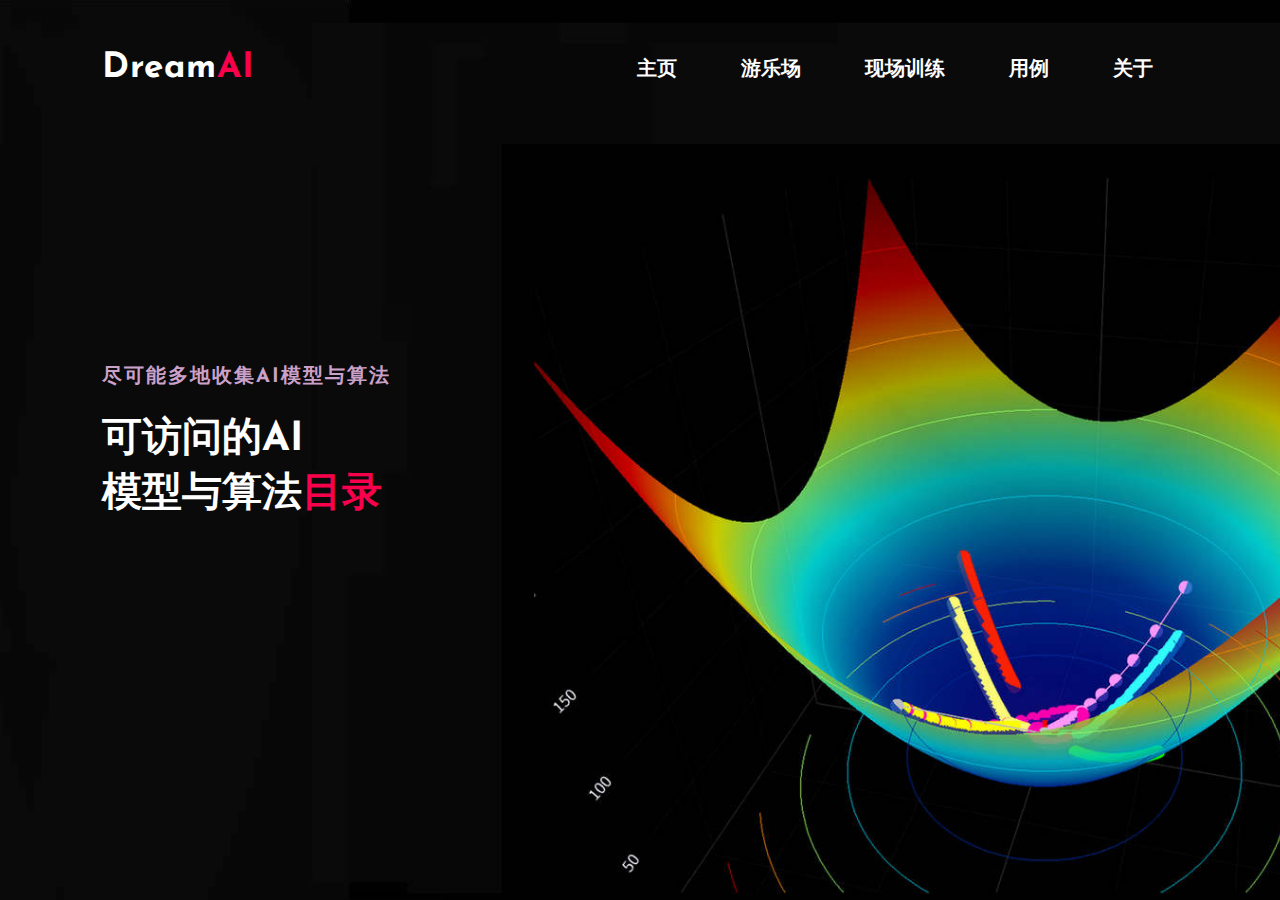
<file: index.html>
<!DOCTYPE html>
<html>
<head>
	<title>DreamAI</title>
	<link rel="stylesheet" type="text/css" href="css/style.css">

	<link rel="preconnect" href="https://fonts.gstatic.com">
  <link href="https://fonts.googleapis.com/css2?family=Josefin+Sans:ital,wght@0,100;0,200;0,300;0,400;0,500;0,600;0,700;1,100;1,200;1,300;1,400;1,500;1,600;1,700&display=swap" rel="stylesheet">

  <link rel="stylesheet" href="https://cdnjs.cloudflare.com/ajax/libs/font-awesome/5.15.3/css/all.min.css" integrity="sha512-iBBXm8fW90+nuLcSKlbmrPcLa0OT92xO1BIsZ+ywDWZCvqsWgccV3gFoRBv0z+8dLJgyAHIhR35VZc2oM/gI1w==" crossorigin="anonymous" referrerpolicy="no-referrer" />
  

</head>
<body>
	<!----hero Section start---->
	<div class="hero">
		<nav class="nav-bar">
			<h2 class="logo">Dream<span>AI</span></h2>
				<div class="menu-bar">
					<ul>
						<li class="active"><a href="index.html"><i class="fa fa-home"></i>主页</a></li>
						<li><a href="#"><i class="fa fa-child"></i>游乐场</a>
							<div class="sub-menu-1">
								<ul>
									<li><a href="ml.html">机器学习</a></li>
									<li><a href="fe.html">特征工程</a></li>
									<li><a href="bayes_ml.html">贝叶斯学习</a></li>
									<li><a href="spstat.html">空间分析</a></li>
									<li><a href="ts.html">时间序列分析</a></li>
									<li><a href="causal_ml.html">因果分析</a></li>
								</ul>
							</div>
						</li>
						<li><a href="live_training.html"><i class="fa fa-spinner"></i>现场训练</a></li>
						<li><a href="use_cases.html"><i class="fa fa-user"></i>用例</a></li>
						<li><a href="about.html"><i class="fa fa-address-card"></i>关于</a></li>
					</ul>
				</div>
		</nav>
		
		<div class="content">
			<h4>尽可能多地收集AI模型与算法</h4>
			<h1>可访问的AI<br>模型与算法<span>目录</span></h1>
			<!--<h3></h3>-->
			<!--<div class="newslatter">
				<form>
					<input type="email" name="email" id="mail" placeholder="Enter Your Email">
					<input type="submit" name="submit" value="Lets Start">
				</form>
			</div>-->
		</div>
	</div>

	<!------footer start--------->
	<!-- <footer>
		<p class="end"><span>Copyright By YeJian</span></p>
	</footer> -->
</body>
</html>
</file>
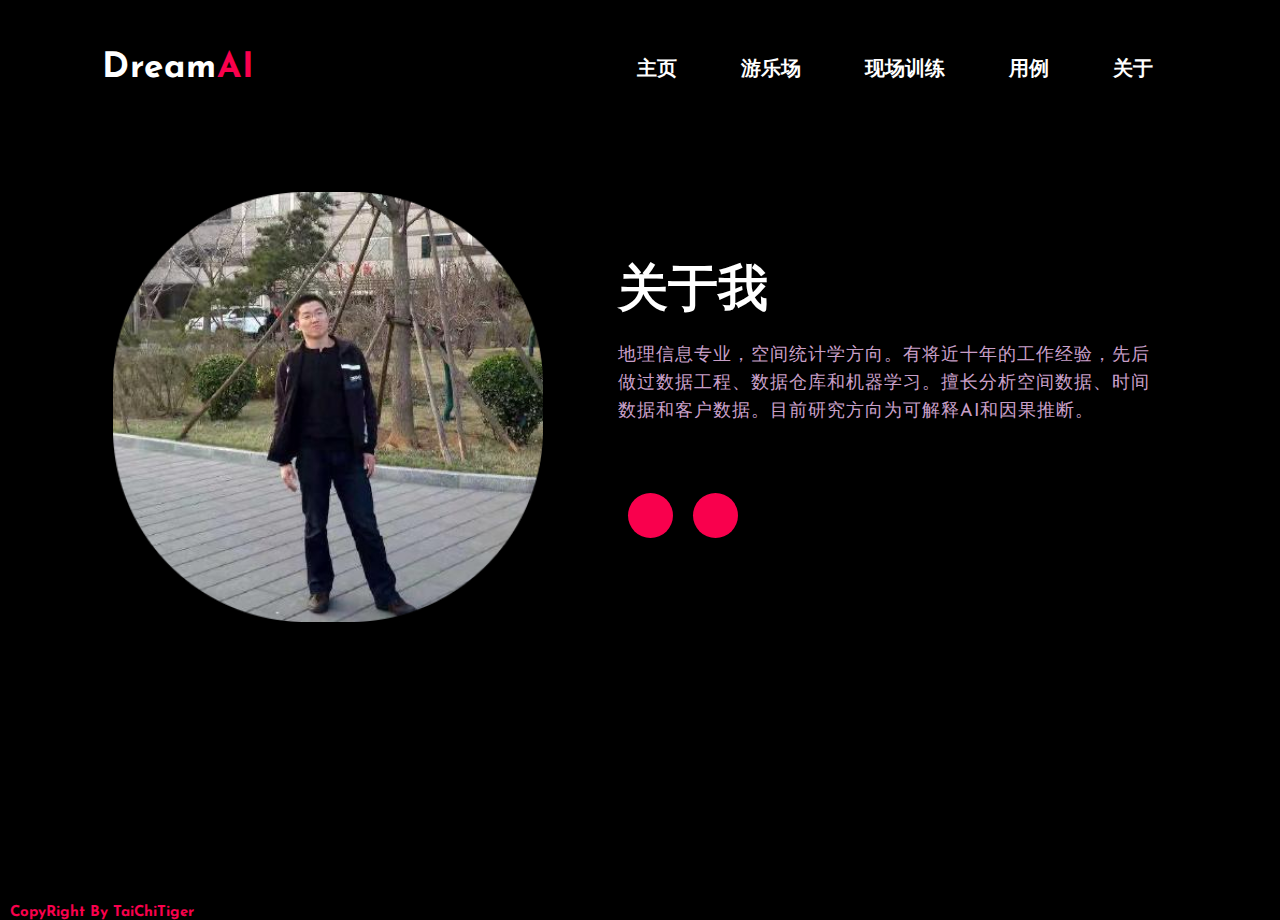
<file: about.html>
<!DOCTYPE html>
<html>
<head>
	<title>DreamAI</title>
	<link rel="stylesheet" type="text/css" href="css/style.css">

	<link rel="preconnect" href="https://fonts.gstatic.com">
  <link href="https://fonts.googleapis.com/css2?family=Josefin+Sans:ital,wght@0,100;0,200;0,300;0,400;0,500;0,600;0,700;1,100;1,200;1,300;1,400;1,500;1,600;1,700&display=swap" rel="stylesheet">

  <link rel="stylesheet" href="https://cdnjs.cloudflare.com/ajax/libs/font-awesome/5.15.3/css/all.min.css" integrity="sha512-iBBXm8fW90+nuLcSKlbmrPcLa0OT92xO1BIsZ+ywDWZCvqsWgccV3gFoRBv0z+8dLJgyAHIhR35VZc2oM/gI1w==" crossorigin="anonymous" referrerpolicy="no-referrer" />

</head>
<body>
	<!----hero Section start---->
	<div class="mlhero">
		<nav class="nav-bar">
			<h2 class="logo">Dream<span>AI</span></h2>
				<div class="menu-bar">
					<ul>
						<li class="active"><a href="index.html"><i class="fa fa-home"></i>主页</a></li>
						<li><a href="#"><i class="fa fa-child"></i>游乐场</a>
							<div class="sub-menu-1">
								<ul>
									<li><a href="ml.html">机器学习</a></li>
									<li><a href="fe.html">特征工程</a></li>
									<li><a href="bayes_ml.html">贝叶斯学习</a></li>
									<li><a href="spstat.html">空间分析</a></li>
									<li><a href="ts.html">时间序列分析</a></li>
									<li><a href="causal_ml.html">因果分析</a></li>
								</ul>
							</div>
						</li>
						<li><a href="live_training.html"><i class="fa fa-spinner"></i>现场训练</a></li>
						<li><a href="use_cases.html"><i class="fa fa-user"></i>用例</a></li>
						<li><a href="about.html"><i class="fa fa-address-card"></i>关于</a></li>
					</ul>
				</div>
		</nav>

		<!----About section start---->
	<section class="about">
		<div class="main">
			<img src="./img/about_me.jpg">
			<div class="about-text">
				<h2>关于我</h2>
				
				<p>地理信息专业，空间统计学方向。有将近十年的工作经验，先后做过数据工程、数据仓库和机器学习。擅长分析空间数据、时间数据和客户数据。目前研究方向为可解释AI和因果推断。</p>
				<div class="social">	
				<a href="#"><i class="fab fa-weixin"></i></a>
				<a href="https://github.com/TaiChiTiger" target="_blank"><i class="fab fa-github"></i></a>
			</div>
			</div>
			
				
			
		</div>
	</section>
	</div>
	<!------footer start--------->
	<footer>
		<p class="end"><span>CopyRight By TaiChiTiger</span></p>
	</footer>
</body>
</html>
</file>
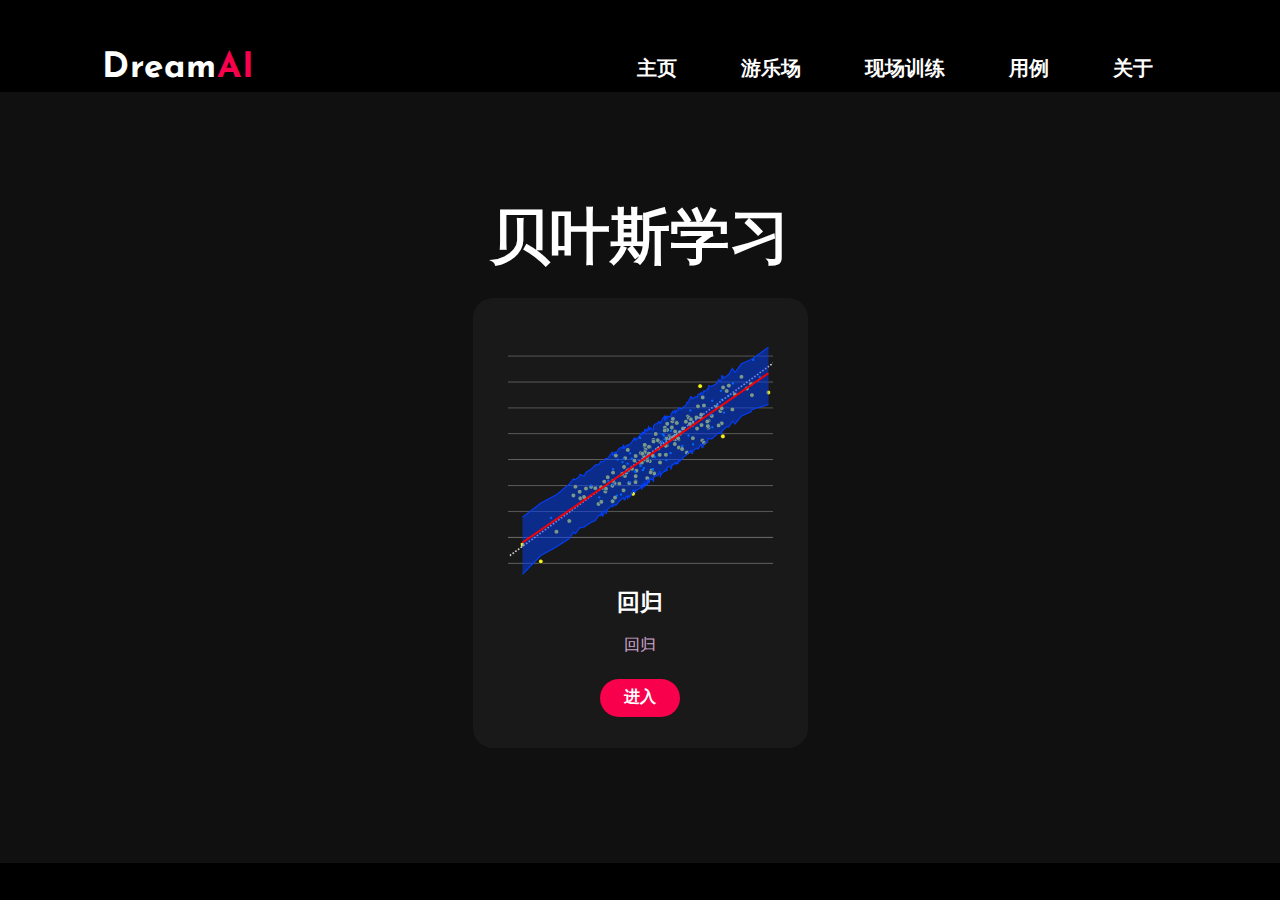
<file: bayes_ml.html>
<!DOCTYPE html>
<html>
<head>
	<title>DreamAI</title>
	<link rel="stylesheet" type="text/css" href="css/style.css">

	<link rel="preconnect" href="https://fonts.gstatic.com">
  <link href="https://fonts.googleapis.com/css2?family=Josefin+Sans:ital,wght@0,100;0,200;0,300;0,400;0,500;0,600;0,700;1,100;1,200;1,300;1,400;1,500;1,600;1,700&display=swap" rel="stylesheet">

  <link rel="stylesheet" href="https://cdnjs.cloudflare.com/ajax/libs/font-awesome/5.15.3/css/all.min.css" integrity="sha512-iBBXm8fW90+nuLcSKlbmrPcLa0OT92xO1BIsZ+ywDWZCvqsWgccV3gFoRBv0z+8dLJgyAHIhR35VZc2oM/gI1w==" crossorigin="anonymous" referrerpolicy="no-referrer" />

</head>
<body>
	<!----hero Section start---->
	<div class="mlhero">
		<nav class="nav-bar">
			<h2 class="logo">Dream<span>AI</span></h2>
				<div class="menu-bar">
					<ul>
						<li class="active"><a href="index.html"><i class="fa fa-home"></i>主页</a></li>
						<li><a href="#"><i class="fa fa-child"></i>游乐场</a>
							<div class="sub-menu-1">
								<ul>
									<li><a href="ml.html">机器学习</a></li>
									<li><a href="fe.html">特征工程</a></li>
									<li><a href="bayes_ml.html">贝叶斯学习</a></li>
									<li><a href="spstat.html">空间分析</a></li>
									<li><a href="ts.html">时间序列分析</a></li>
									<li><a href="causal_ml.html">因果分析</a></li>
								</ul>
							</div>
						</li>
						<li><a href="live_training.html"><i class="fa fa-spinner"></i>现场训练</a></li>
						<li><a href="use_cases.html"><i class="fa fa-user"></i>用例</a></li>
						<li><a href="about.html"><i class="fa fa-address-card"></i>关于</a></li>
					</ul>
				</div>
		</nav>

		<div class="service">
            <div class="title">
                <h2>贝叶斯学习</h2>
            </div>
            <div class="box">
                <div class="card">
                    <img src="./assets/bayes_reg.png" alt="Avatar" style="width:100%">
                    <h5>回归</h5>
                    <div class="pra">
                        <p>回归</p>
                        <p style="text-align: center;">
                            <a class="button" href="http://39.98.239.104:8514/" target="_blank">进入</a>
                        </p>
                    </div>
                </div>
            </div>
        </div>

	</div>
</body>
</html>
</file>
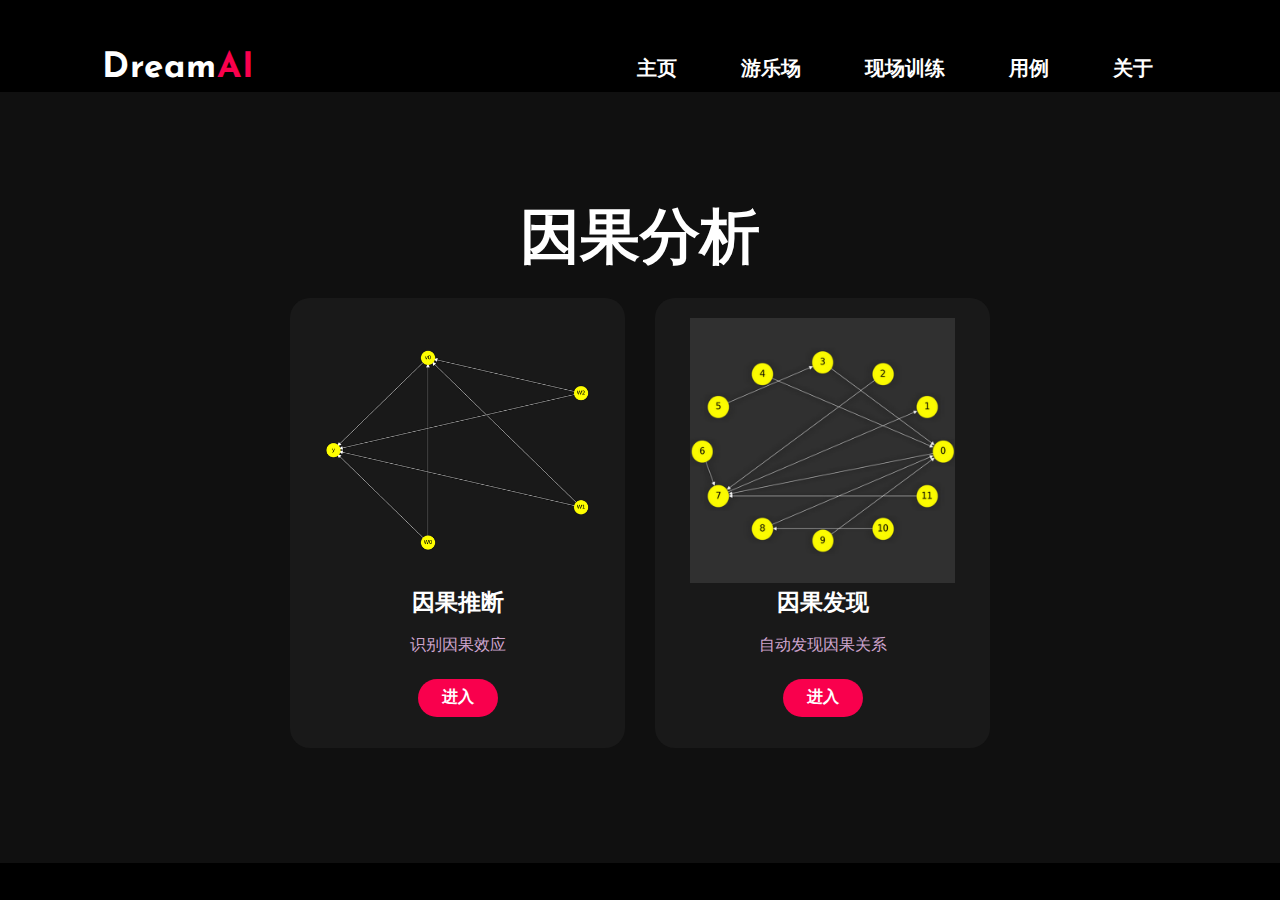
<file: causal_ml.html>
<!DOCTYPE html>
<html>
<head>
	<title>DreamAI</title>
	<link rel="stylesheet" type="text/css" href="css/style.css">

	<link rel="preconnect" href="https://fonts.gstatic.com">
  <link href="https://fonts.googleapis.com/css2?family=Josefin+Sans:ital,wght@0,100;0,200;0,300;0,400;0,500;0,600;0,700;1,100;1,200;1,300;1,400;1,500;1,600;1,700&display=swap" rel="stylesheet">

  <link rel="stylesheet" href="https://cdnjs.cloudflare.com/ajax/libs/font-awesome/5.15.3/css/all.min.css" integrity="sha512-iBBXm8fW90+nuLcSKlbmrPcLa0OT92xO1BIsZ+ywDWZCvqsWgccV3gFoRBv0z+8dLJgyAHIhR35VZc2oM/gI1w==" crossorigin="anonymous" referrerpolicy="no-referrer" />

</head>
<body>
	<!----hero Section start---->
	<div class="mlhero">
		<nav class="nav-bar">
			<h2 class="logo">Dream<span>AI</span></h2>
				<div class="menu-bar">
					<ul>
						<li class="active"><a href="index.html"><i class="fa fa-home"></i>主页</a></li>
						<li><a href="#"><i class="fa fa-child"></i>游乐场</a>
							<div class="sub-menu-1">
								<ul>
									<li><a href="ml.html">机器学习</a></li>
									<li><a href="fe.html">特征工程</a></li>
									<li><a href="bayes_ml.html">贝叶斯学习</a></li>
									<li><a href="spstat.html">空间分析</a></li>
									<li><a href="ts.html">时间序列分析</a></li>
									<li><a href="causal_ml.html">因果分析</a></li>
								</ul>
							</div>
						</li>
						<li><a href="live_training.html"><i class="fa fa-spinner"></i>现场训练</a></li>
						<li><a href="use_cases.html"><i class="fa fa-user"></i>用例</a></li>
						<li><a href="about.html"><i class="fa fa-address-card"></i>关于</a></li>
					</ul>
				</div>
		</nav>

		<div class="service">
            <div class="title">
                <h2>因果分析</h2>
            </div>
            <div class="box">
		<div class="card">
                    <img src="./assets/causal_inference.png" alt="Avatar" style="width:100%">
                    <h5>因果推断</h5>
                    <div class="pra">
                        <p>识别因果效应</p>
                        <p style="text-align: center;">
                            <a class="button" href="http://39.98.239.104:8513/" target="_blank">进入</a>
                        </p>
                    </div>
                </div>
                <div class="card">
                    <img src="./assets/causal_discovery.png" alt="Avatar" style="width:100%">
                    <h5>因果发现</h5>
                    <div class="pra">
                        <p>自动发现因果关系</p>
                        <p style="text-align: center;">
                            <a class="button" href="http://39.98.239.104:8510/" target="_blank">进入</a>
                        </p>
                    </div>
                </div>
            </div>
        </div>

	</div>
</body>
</html>
</file>
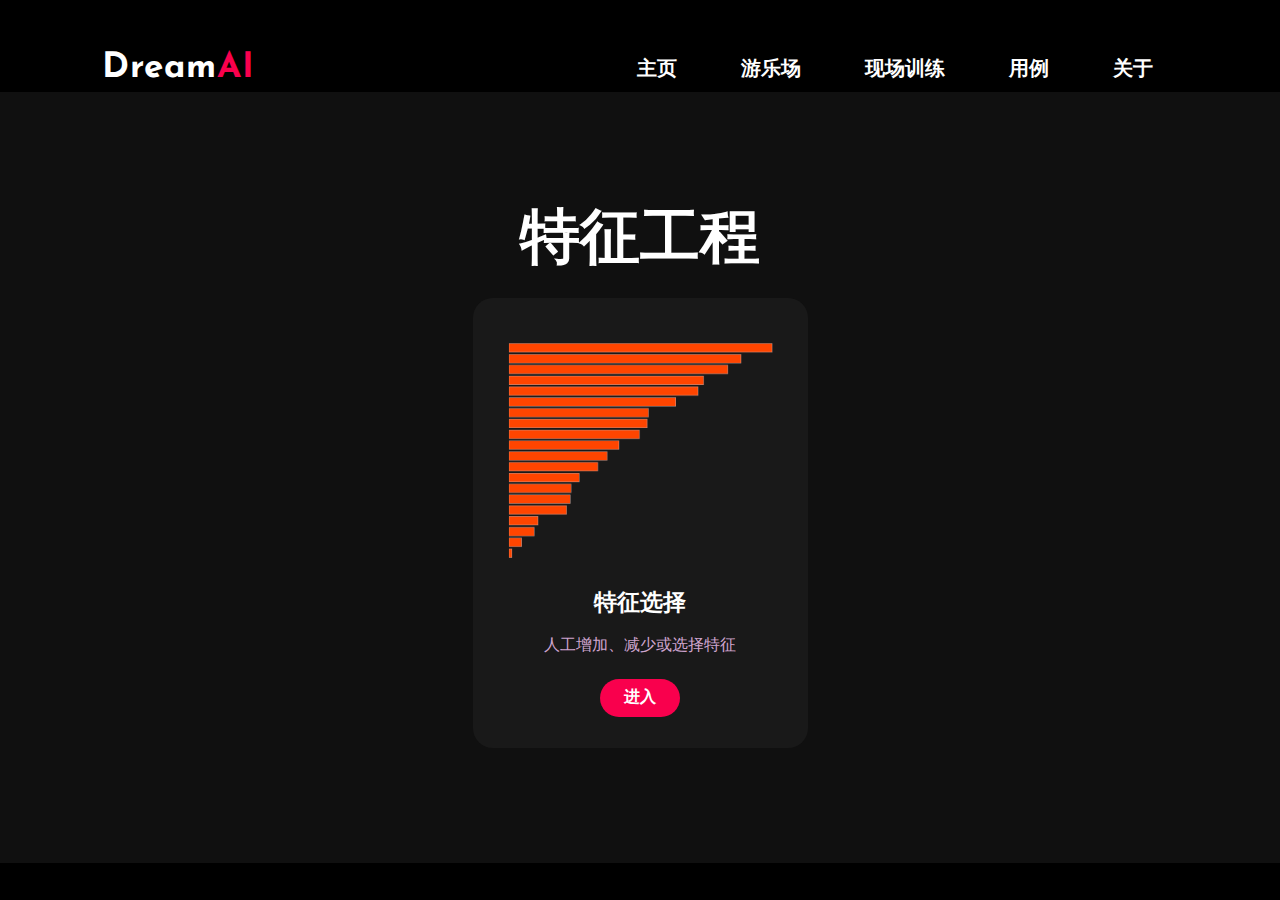
<file: fe.html>
<!DOCTYPE html>
<html>
<head>
	<title>DreamAI</title>
	<link rel="stylesheet" type="text/css" href="css/style.css">

	<link rel="preconnect" href="https://fonts.gstatic.com">
  <link href="https://fonts.googleapis.com/css2?family=Josefin+Sans:ital,wght@0,100;0,200;0,300;0,400;0,500;0,600;0,700;1,100;1,200;1,300;1,400;1,500;1,600;1,700&display=swap" rel="stylesheet">

  <link rel="stylesheet" href="https://cdnjs.cloudflare.com/ajax/libs/font-awesome/5.15.3/css/all.min.css" integrity="sha512-iBBXm8fW90+nuLcSKlbmrPcLa0OT92xO1BIsZ+ywDWZCvqsWgccV3gFoRBv0z+8dLJgyAHIhR35VZc2oM/gI1w==" crossorigin="anonymous" referrerpolicy="no-referrer" />

</head>
<body>
	<!----hero Section start---->
	<div class="mlhero">
		<nav class="nav-bar">
			<h2 class="logo">Dream<span>AI</span></h2>
				<div class="menu-bar">
					<ul>
						<li class="active"><a href="index.html"><i class="fa fa-home"></i>主页</a></li>
						<li><a href="#"><i class="fa fa-child"></i>游乐场</a>
							<div class="sub-menu-1">
								<ul>
									<li><a href="ml.html">机器学习</a></li>
									<li><a href="fe.html">特征工程</a></li>
									<li><a href="bayes_ml.html">贝叶斯学习</a></li>
									<li><a href="spstat.html">空间分析</a></li>
									<li><a href="ts.html">时间序列分析</a></li>
									<li><a href="causal_ml.html">因果分析</a></li>
								</ul>
							</div>
						</li>
						<li><a href="live_training.html"><i class="fa fa-spinner"></i>现场训练</a></li>
						<li><a href="use_cases.html"><i class="fa fa-user"></i>用例</a></li>
						<li><a href="about.html"><i class="fa fa-address-card"></i>关于</a></li>
					</ul>
				</div>
		</nav>

		<div class="service">
            <div class="title">
                <h2>特征工程</h2>
            </div>
            <div class="box">
                <div class="card">
                    <img src="./assets/feature_engineering.png" alt="Avatar" style="width:100%">
                    <h5>特征选择</h5>
                    <div class="pra">
                        <p>人工增加、减少或选择特征</p>
                        <p style="text-align: center;">
                            <a class="button" href="http://39.98.239.104:8508/" target="_blank">进入</a>
                        </p>
                    </div>
                </div>
            </div>
        </div>

	</div>
</body>
</html>
</file>
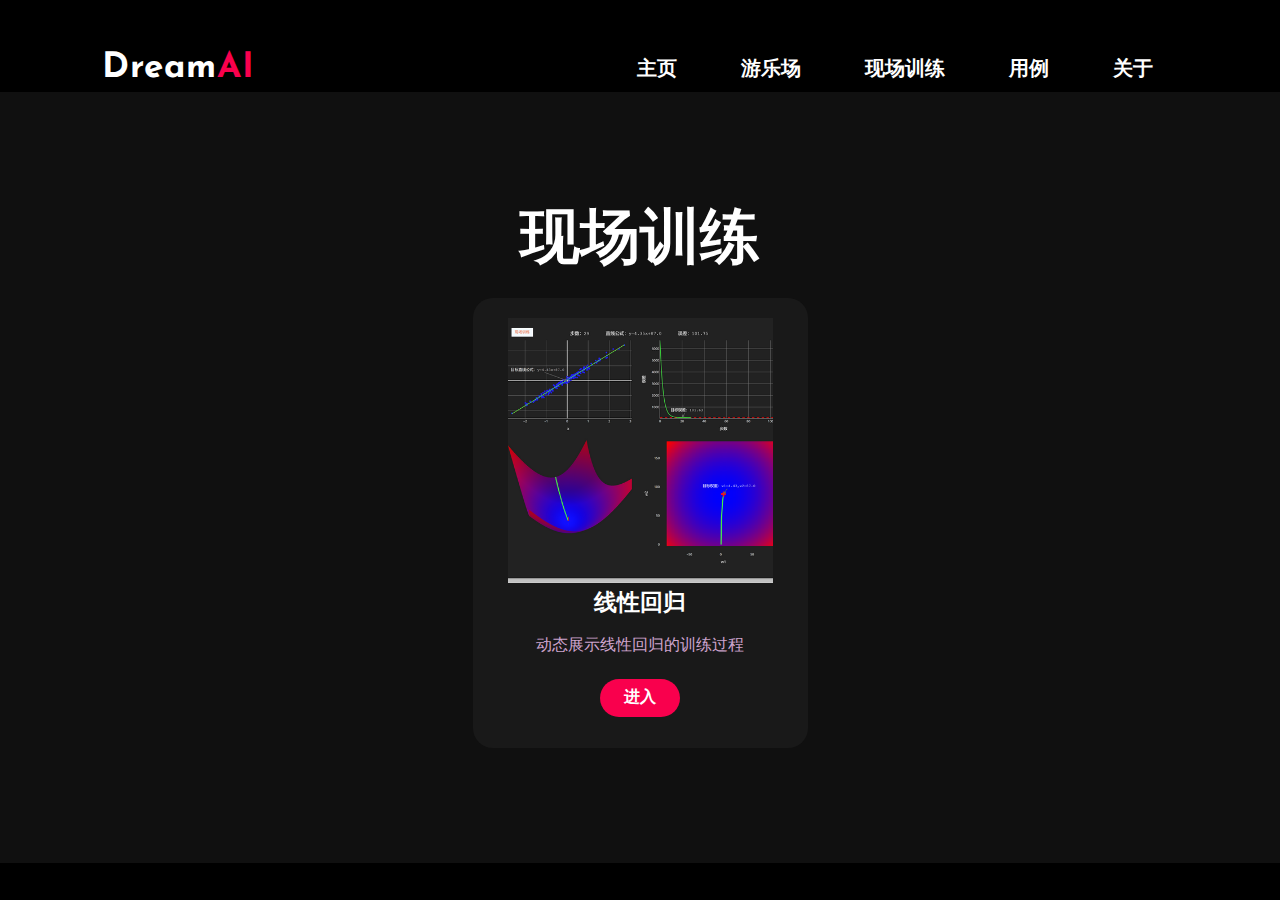
<file: live_training.html>
<!DOCTYPE html>
<html>
<head>
	<title>DreamAI</title>
	<link rel="stylesheet" type="text/css" href="css/style.css">

	<link rel="preconnect" href="https://fonts.gstatic.com">
  <link href="https://fonts.googleapis.com/css2?family=Josefin+Sans:ital,wght@0,100;0,200;0,300;0,400;0,500;0,600;0,700;1,100;1,200;1,300;1,400;1,500;1,600;1,700&display=swap" rel="stylesheet">

  <link rel="stylesheet" href="https://cdnjs.cloudflare.com/ajax/libs/font-awesome/5.15.3/css/all.min.css" integrity="sha512-iBBXm8fW90+nuLcSKlbmrPcLa0OT92xO1BIsZ+ywDWZCvqsWgccV3gFoRBv0z+8dLJgyAHIhR35VZc2oM/gI1w==" crossorigin="anonymous" referrerpolicy="no-referrer" />

</head>
<body>
	<!----hero Section start---->
	<div class="mlhero">
		<nav class="nav-bar">
			<h2 class="logo">Dream<span>AI</span></h2>
				<div class="menu-bar">
					<ul>
						<li class="active"><a href="index.html"><i class="fa fa-home"></i>主页</a></li>
						<li><a href="#"><i class="fa fa-child"></i>游乐场</a>
							<div class="sub-menu-1">
								<ul>
									<li><a href="ml.html">机器学习</a></li>
									<li><a href="fe.html">特征工程</a></li>
									<li><a href="bayes_ml.html">贝叶斯学习</a></li>
									<li><a href="spstat.html">空间分析</a></li>
									<li><a href="ts.html">时间序列分析</a></li>
									<li><a href="causal_ml.html">因果分析</a></li>
								</ul>
							</div>
						</li>
						<li><a href="live_training.html"><i class="fa fa-spinner"></i>现场训练</a></li>
						<li><a href="use_cases.html"><i class="fa fa-user"></i>用例</a></li>
						<li><a href="about.html"><i class="fa fa-address-card"></i>关于</a></li>
					</ul>
				</div>
		</nav>

		<div class="service">
            <div class="title">
                <h2>现场训练</h2>
            </div>
            <div class="box">
                <div class="card">
                    <img src="./assets/lr.png" alt="Avatar" style="width:100%">
                    <h5>线性回归</h5>
                    <div class="pra">
                        <p>动态展示线性回归的训练过程</p>
                        <p style="text-align: center;">
                            <a class="button" href="https://live-training.onrender.com" target="_blank">进入</a>
                        </p>
                    </div>
                </div>
            </div>
        </div>

	</div>
</body>
</html>
</file>
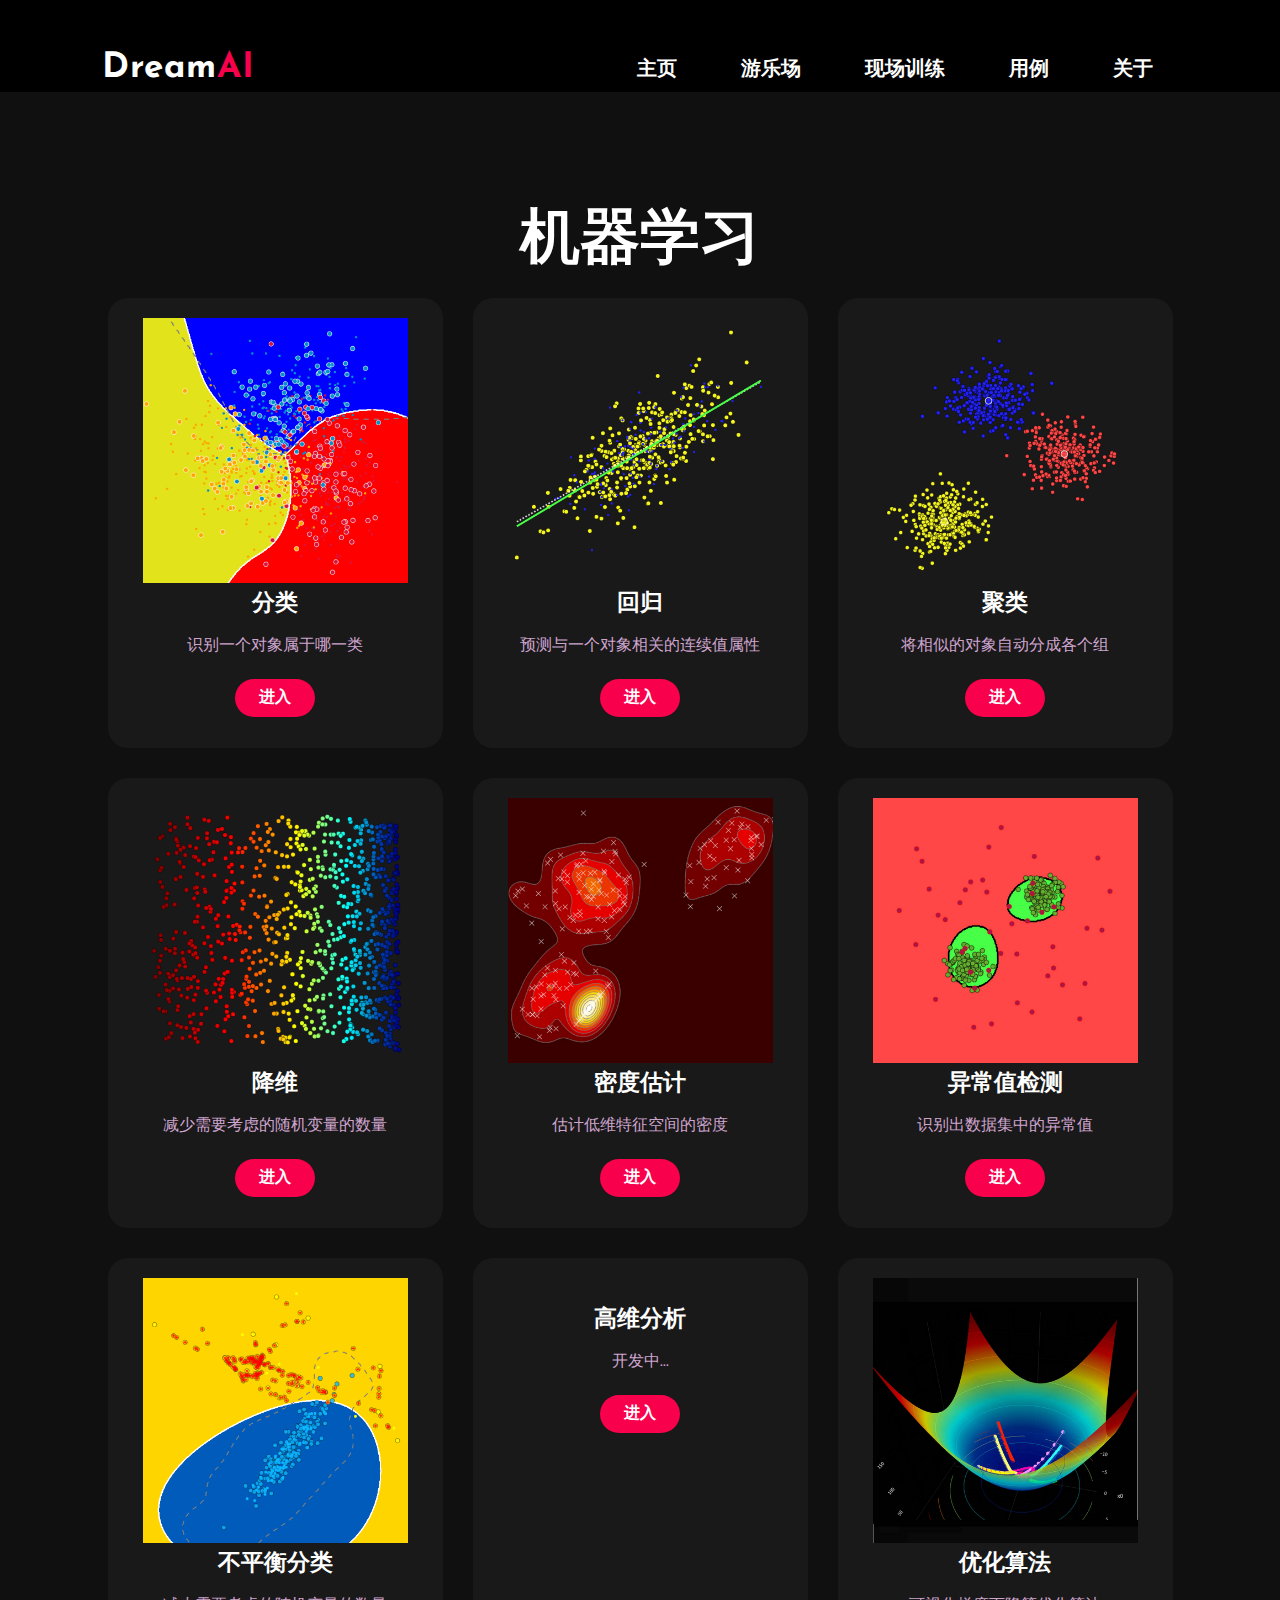
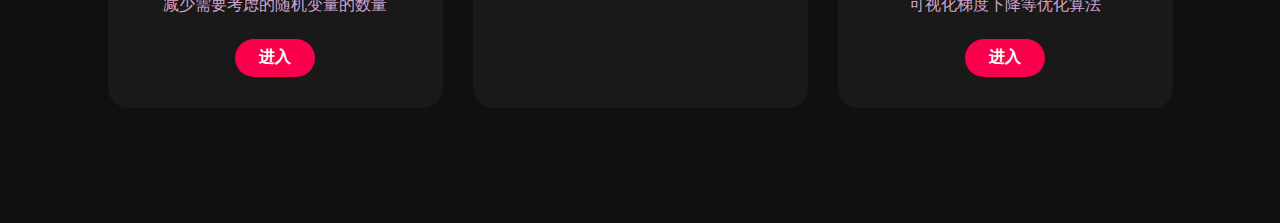
<file: ml.html>
<!DOCTYPE html>
<html>
<head>
	<title>DreamAI</title>
	<link rel="stylesheet" type="text/css" href="css/style.css">

	<link rel="preconnect" href="https://fonts.gstatic.com">
  <link href="https://fonts.googleapis.com/css2?family=Josefin+Sans:ital,wght@0,100;0,200;0,300;0,400;0,500;0,600;0,700;1,100;1,200;1,300;1,400;1,500;1,600;1,700&display=swap" rel="stylesheet">

  <link rel="stylesheet" href="https://cdnjs.cloudflare.com/ajax/libs/font-awesome/5.15.3/css/all.min.css" integrity="sha512-iBBXm8fW90+nuLcSKlbmrPcLa0OT92xO1BIsZ+ywDWZCvqsWgccV3gFoRBv0z+8dLJgyAHIhR35VZc2oM/gI1w==" crossorigin="anonymous" referrerpolicy="no-referrer" />

</head>
<body>
	<!----hero Section start---->
	<div class="mlhero">
		<nav class="nav-bar">
			<h2 class="logo">Dream<span>AI</span></h2>
				<div class="menu-bar">
					<ul>
						<li class="active"><a href="index.html"><i class="fa fa-home"></i>主页</a></li>
						<li><a href="#"><i class="fa fa-child"></i>游乐场</a>
							<div class="sub-menu-1">
								<ul>
									<li><a href="ml.html">机器学习</a></li>
									<li><a href="fe.html">特征工程</a></li>
									<li><a href="bayes_ml.html">贝叶斯学习</a></li>
									<li><a href="spstat.html">空间分析</a></li>
									<li><a href="ts.html">时间序列分析</a></li>
									<li><a href="causal_ml.html">因果分析</a></li>
								</ul>
							</div>
						</li>
						<li><a href="live_training.html"><i class="fa fa-spinner"></i>现场训练</a></li>
						<li><a href="use_cases.html"><i class="fa fa-user"></i>用例</a></li>
						<li><a href="about.html"><i class="fa fa-address-card"></i>关于</a></li>
					</ul>
				</div>
		</nav>

		<div class="service">
            <div class="title">
                <h2>机器学习</h2>
            </div>
            <div class="box">
                <div class="card">
                    <img src="./assets/classification.png" alt="Avatar" style="width:100%">
                    <h5>分类</h5>
                    <div class="pra">
                        <p>识别一个对象属于哪一类</p>
                        <p style="text-align: center;">
                            <a class="button" href="http://39.98.239.104:8501/" target="_blank">进入</a>
                        </p>
                    </div>
                </div>
                <div class="card">
                    <img src="./assets/regression.png" alt="Avatar" style="width:100%">
                    <h5>回归</h5>
                    <div class="pra">
                        <p>预测与一个对象相关的连续值属性</p>
                        <p style="text-align: center;">
                            <a class="button" href="http://39.98.239.104:8502/" target="_blank">进入</a>
                        </p>
                    </div>
                </div>
                <div class="card">
                    <img src="./assets/clustering.png" alt="Avatar" style="width:100%">
                    <h5>聚类</h5>
                    <div class="pra">
                        <p>将相似的对象自动分成各个组</p>
                        <p style="text-align: center;">
                            <a class="button" href="http://39.98.239.104:8503/" target="_blank">进入</a>
                        </p>
                    </div>
                </div>
            </div>
            <div class="box">
                <div class="card">
                    <img src="./assets/dr.png" alt="Avatar" style="width:100%">
                    <h5>降维</h5>
                    <div class="pra">
                        <p>减少需要考虑的随机变量的数量</p>
                        <p style="text-align: center;">
                            <a class="button" href="http://39.98.239.104:8504/" target="_blank">进入</a>
                        </p>
                    </div>
                </div>
    
                <div class="card">
                    <img src="./assets/density_estimation.png" alt="Avatar" style="width:100%">
                    <h5>密度估计</h5>
                    <div class="pra">
                        <p>估计低维特征空间的密度</p>
                        <p style="text-align: center;">
                            <a class="button" href="http://39.98.239.104:8505/" target="_blank">进入</a>
                        </p>
                    </div>
                </div>
                <div class="card">
                    <img src="./assets/outliers.png" alt="Avatar" style="width:100%">
                    <h5>异常值检测</h5>
                    <div class="pra">
                        <p>识别出数据集中的异常值</p>
                        <p style="text-align: center;">
                            <a class="button" href="http://39.98.239.104:8506/" target="_blank">进入</a>
                        </p>
                    </div>
                </div>
            </div>
            <div class="box">
                <div class="card">
                    <img src="./assets/imbclassification.png" alt="Avatar" style="width:100%">
                    <h5>不平衡分类</h5>
                    <div class="pra">
                        <p>减少需要考虑的随机变量的数量</p>
                        <p style="text-align: center;">
                            <a class="button" href="http://39.98.239.104:8507/" target="_blank">进入</a>
                        </p>
                    </div>
                </div>
                <div class="card">
                    <i class="fas fa-bars"></i>
                    <h5>高维分析</h5>
                    <div class="pra">
                        <p>开发中...</p>
                        <p style="text-align: center;">
                            <a class="button">进入</a>
                        </p>
                    </div>
                </div>
		<div class="card">
                    <img src="./assets/optimization.png" alt="Avatar" style="width:100%">
                    <h5>优化算法</h5>
                    <div class="pra">
                        <p>可视化梯度下降等优化算法</p>
                        <p style="text-align: center;">
                            <a class="button" href="http://39.98.239.104:8516/" target="_blank">进入</a>
                        </p>
                    </div>
                </div>
            </div>
        </div>

	</div>

</body>
</html>
</file>
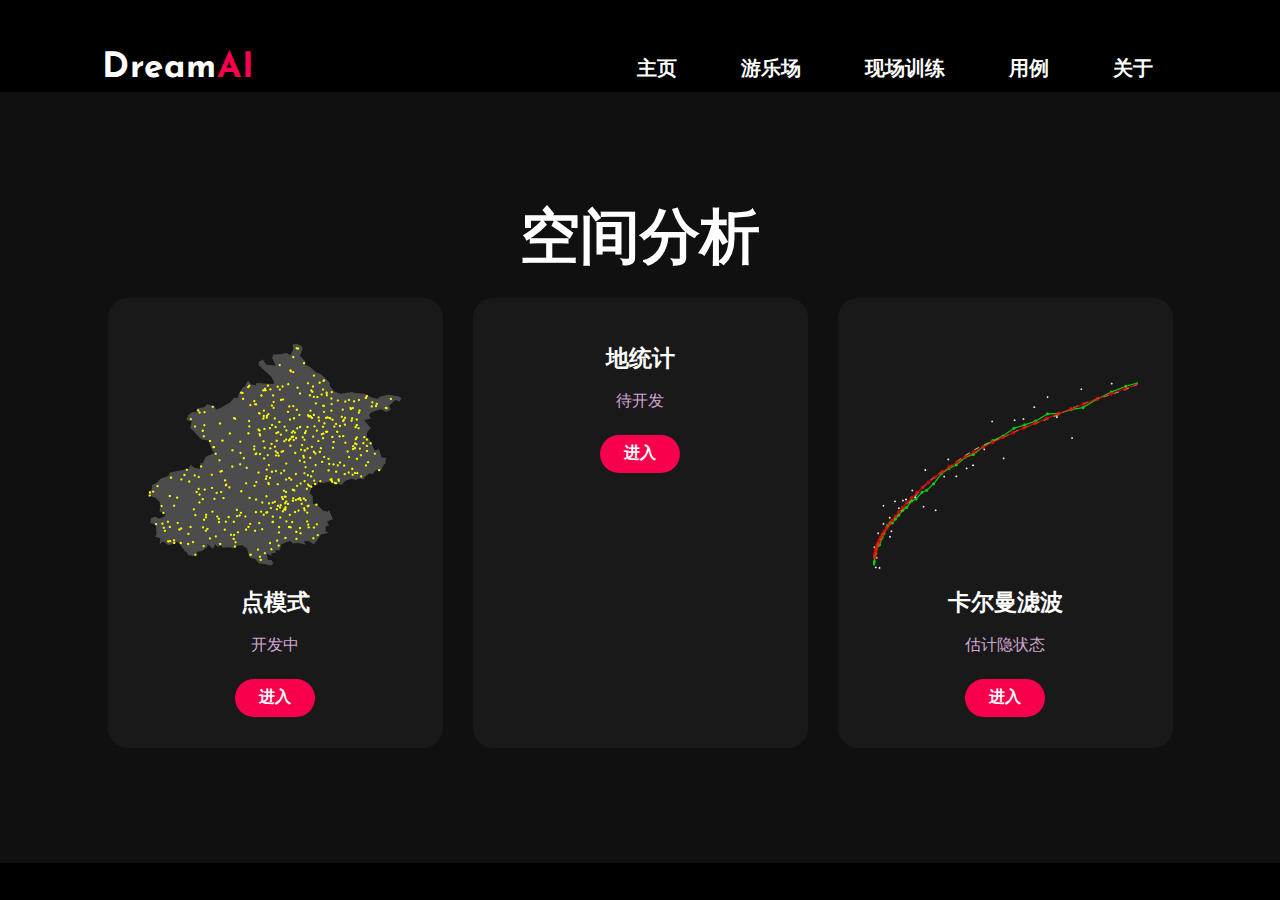
<file: spstat.html>
<!DOCTYPE html>
<html>
<head>
	<title>DreamAI</title>
	<link rel="stylesheet" type="text/css" href="css/style.css">

	<link rel="preconnect" href="https://fonts.gstatic.com">
  <link href="https://fonts.googleapis.com/css2?family=Josefin+Sans:ital,wght@0,100;0,200;0,300;0,400;0,500;0,600;0,700;1,100;1,200;1,300;1,400;1,500;1,600;1,700&display=swap" rel="stylesheet">

  <link rel="stylesheet" href="https://cdnjs.cloudflare.com/ajax/libs/font-awesome/5.15.3/css/all.min.css" integrity="sha512-iBBXm8fW90+nuLcSKlbmrPcLa0OT92xO1BIsZ+ywDWZCvqsWgccV3gFoRBv0z+8dLJgyAHIhR35VZc2oM/gI1w==" crossorigin="anonymous" referrerpolicy="no-referrer" />

</head>
<body>
	<!----hero Section start---->
	<div class="mlhero">
		<nav class="nav-bar">
			<h2 class="logo">Dream<span>AI</span></h2>
				<div class="menu-bar">
					<ul>
						<li class="active"><a href="index.html"><i class="fa fa-home"></i>主页</a></li>
						<li><a href="#"><i class="fa fa-child"></i>游乐场</a>
							<div class="sub-menu-1">
								<ul>
									<li><a href="ml.html">机器学习</a></li>
									<li><a href="fe.html">特征工程</a></li>
									<li><a href="bayes_ml.html">贝叶斯学习</a></li>
									<li><a href="spstat.html">空间分析</a></li>
									<li><a href="ts.html">时间序列分析</a></li>
									<li><a href="causal_ml.html">因果分析</a></li>
								</ul>
							</div>
						</li>
						<li><a href="live_training.html"><i class="fa fa-spinner"></i>现场训练</a></li>
						<li><a href="use_cases.html"><i class="fa fa-user"></i>用例</a></li>
						<li><a href="about.html"><i class="fa fa-address-card"></i>关于</a></li>
					</ul>
				</div>
		</nav>

		<div class="service">
            <div class="title">
                <h2>空间分析</h2>
            </div>
            <div class="box">
                <div class="card">
                    <img src="./assets/point_pattern.png" alt="Avatar" style="width:100%">
                    <h5>点模式</h5>
                    <div class="pra">
                        <p>开发中</p>
                        <p style="text-align: center;">
                            <a class="button" href="http://39.98.239.104:8517/" target="_blank">进入</a>
                        </p>
                    </div>
                </div>
				<div class="card">
                    <i class="fas fa-bars"></i>
                    <h5>地统计</h5>
                    <div class="pra">
                        <p>待开发</p>
                        <p style="text-align: center;">
                            <a class="button" href="#">进入</a>
                        </p>
                    </div>
                </div>
				<div class="card">
                    <img src="./assets/kalman_filter.png" alt="Avatar" style="width:100%">
                    <h5>卡尔曼滤波</h5>
                    <div class="pra">
                        <p>估计隐状态</p>
                        <p style="text-align: center;">
                            <a class="button" href="http://39.98.239.104:8511/" target="_blank">进入</a>
                        </p>
                    </div>
                </div>
            </div>
        </div>

	</div>
</body>
</html>
</file>
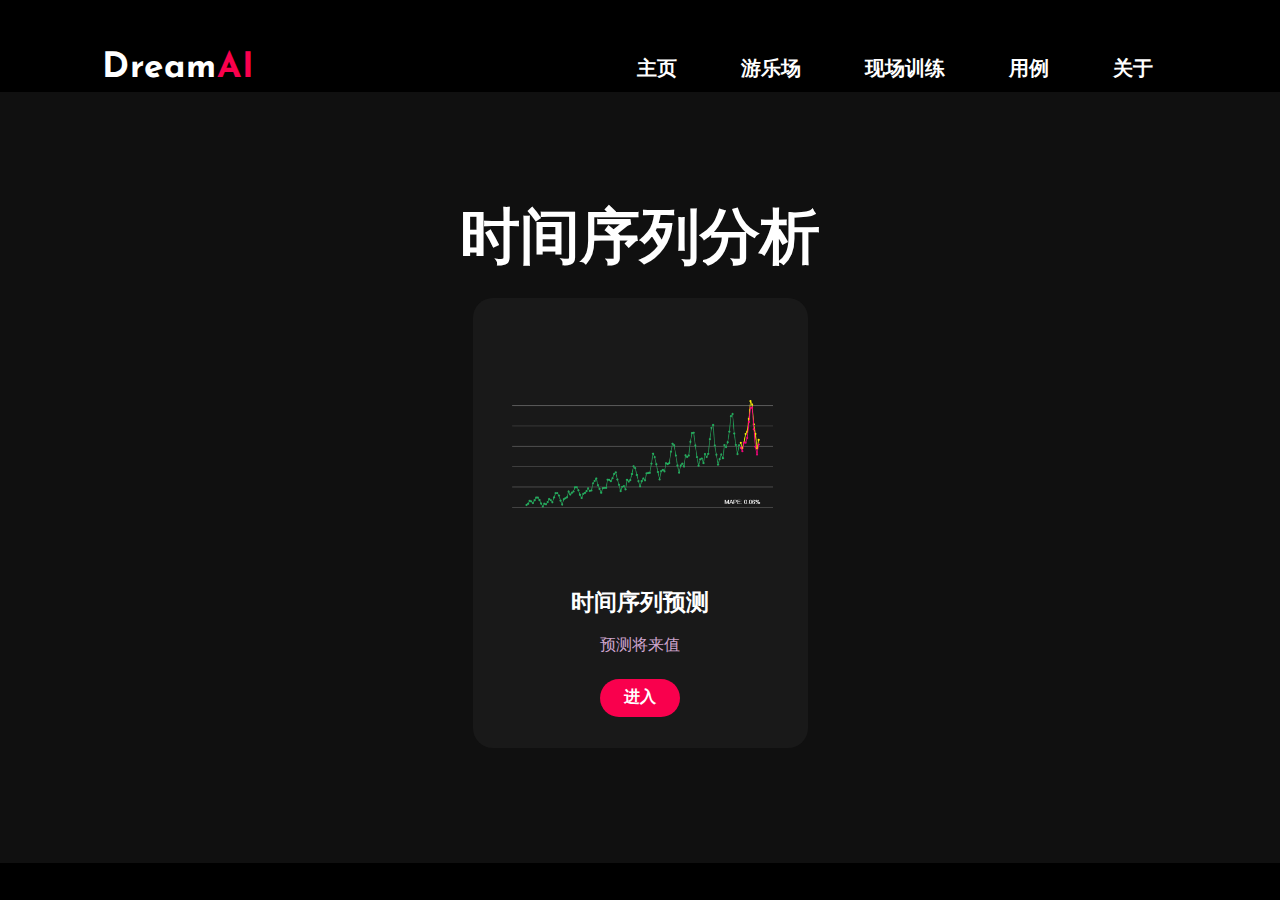
<file: ts.html>
<!DOCTYPE html>
<html>
<head>
	<title>DreamAI</title>
	<link rel="stylesheet" type="text/css" href="css/style.css">

	<link rel="preconnect" href="https://fonts.gstatic.com">
  <link href="https://fonts.googleapis.com/css2?family=Josefin+Sans:ital,wght@0,100;0,200;0,300;0,400;0,500;0,600;0,700;1,100;1,200;1,300;1,400;1,500;1,600;1,700&display=swap" rel="stylesheet">

  <link rel="stylesheet" href="https://cdnjs.cloudflare.com/ajax/libs/font-awesome/5.15.3/css/all.min.css" integrity="sha512-iBBXm8fW90+nuLcSKlbmrPcLa0OT92xO1BIsZ+ywDWZCvqsWgccV3gFoRBv0z+8dLJgyAHIhR35VZc2oM/gI1w==" crossorigin="anonymous" referrerpolicy="no-referrer" />

</head>
<body>
	<!----hero Section start---->
	<div class="mlhero">
		<nav class="nav-bar">
			<h2 class="logo">Dream<span>AI</span></h2>
				<div class="menu-bar">
					<ul>
						<li class="active"><a href="index.html"><i class="fa fa-home"></i>主页</a></li>
						<li><a href="#"><i class="fa fa-child"></i>游乐场</a>
							<div class="sub-menu-1">
								<ul>
									<li><a href="ml.html">机器学习</a></li>
									<li><a href="fe.html">特征工程</a></li>
									<li><a href="bayes_ml.html">贝叶斯学习</a></li>
									<li><a href="spstat.html">空间分析</a></li>
									<li><a href="ts.html">时间序列分析</a></li>
									<li><a href="causal_ml.html">因果分析</a></li>
								</ul>
							</div>
						</li>
						<li><a href="live_training.html"><i class="fa fa-spinner"></i>现场训练</a></li>
						<li><a href="use_cases.html"><i class="fa fa-user"></i>用例</a></li>
						<li><a href="about.html"><i class="fa fa-address-card"></i>关于</a></li>
					</ul>
				</div>
		</nav>

		<div class="service">
            <div class="title">
                <h2>时间序列分析</h2>
            </div>
            <div class="box">
                <div class="card">
                    <img src="./assets/time_series.png" alt="Avatar" style="width:100%">
                    <h5>时间序列预测</h5>
                    <div class="pra">
                        <p>预测将来值</p>
                        <p style="text-align: center;">
                            <a class="button" href="http://39.98.239.104:8512/" target="_blank">进入</a>
                        </p>
                    </div>
                </div>
            </div>
        </div>

	</div>
</body>
</html>
</file>
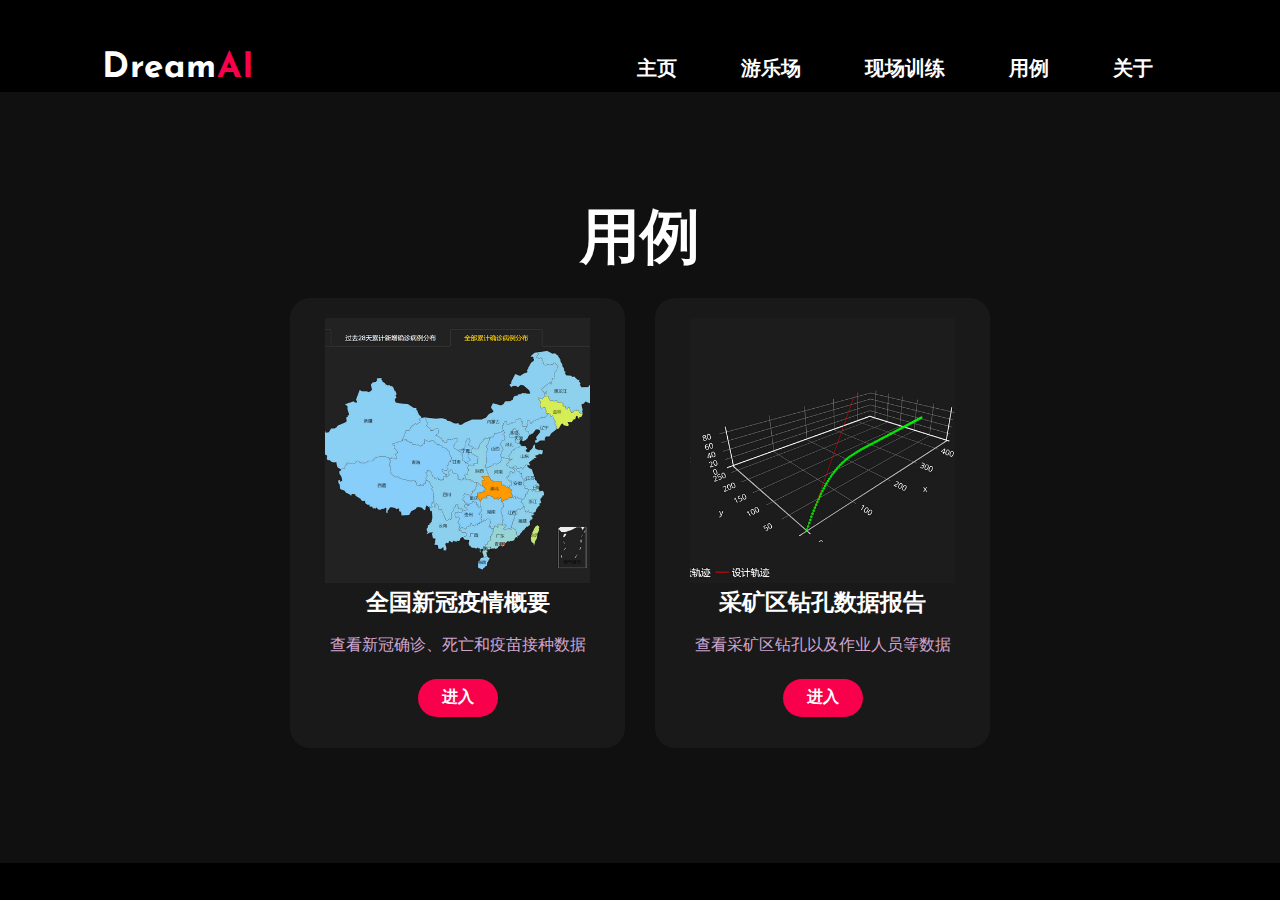
<file: use_cases.html>
<!DOCTYPE html>
<html>
<head>
	<title>DreamAI</title>
	<link rel="stylesheet" type="text/css" href="css/style.css">

	<link rel="preconnect" href="https://fonts.gstatic.com">
  <link href="https://fonts.googleapis.com/css2?family=Josefin+Sans:ital,wght@0,100;0,200;0,300;0,400;0,500;0,600;0,700;1,100;1,200;1,300;1,400;1,500;1,600;1,700&display=swap" rel="stylesheet">

  <link rel="stylesheet" href="https://cdnjs.cloudflare.com/ajax/libs/font-awesome/5.15.3/css/all.min.css" integrity="sha512-iBBXm8fW90+nuLcSKlbmrPcLa0OT92xO1BIsZ+ywDWZCvqsWgccV3gFoRBv0z+8dLJgyAHIhR35VZc2oM/gI1w==" crossorigin="anonymous" referrerpolicy="no-referrer" />

</head>
<body>
	<!----hero Section start---->
	<div class="mlhero">
		<nav class="nav-bar">
			<h2 class="logo">Dream<span>AI</span></h2>
				<div class="menu-bar">
					<ul>
						<li class="active"><a href="index.html"><i class="fa fa-home"></i>主页</a></li>
						<li><a href="#"><i class="fa fa-child"></i>游乐场</a>
							<div class="sub-menu-1">
								<ul>
									<li><a href="ml.html">机器学习</a></li>
									<li><a href="fe.html">特征工程</a></li>
									<li><a href="bayes_ml.html">贝叶斯学习</a></li>
									<li><a href="spstat.html">空间分析</a></li>
									<li><a href="ts.html">时间序列分析</a></li>
									<li><a href="causal_ml.html">因果分析</a></li>
								</ul>
							</div>
						</li>
						<li><a href="live_training.html"><i class="fa fa-spinner"></i>现场训练</a></li>
						<li><a href="use_cases.html"><i class="fa fa-user"></i>用例</a></li>
						<li><a href="about.html"><i class="fa fa-address-card"></i>关于</a></li>
					</ul>
				</div>
		</nav>

		<div class="service">
            <div class="title">
                <h2>用例</h2>
            </div>
            <div class="box">
                <div class="card">
                    <img src="./assets/covid19.png" alt="Avatar" style="width:100%">
                    <h5>全国新冠疫情概要</h5>
                    <div class="pra">
                        <p>查看新冠确诊、死亡和疫苗接种数据</p>
                        <p style="text-align: center;">
                            <a class="button" href="https://covid19-dashboard-oupz.onrender.com" target="_blank">进入</a>
                        </p>
                    </div>
                </div>
		<div class="card">
                    <img src="./assets/drill.png" alt="Avatar" style="width:100%">
                    <h5>采矿区钻孔数据报告</h5>
                    <div class="pra">
                        <p>查看采矿区钻孔以及作业人员等数据</p>
                        <p style="text-align: center;">
                            <a class="button" href="https://drill-report.onrender.com" target="_blank">进入</a>
                        </p>
                    </div>
                </div>
            </div>
        </div>

	</div>
</body>
</html>
</file>
<file: css/style.css>
*{
	padding: 0;
	margin: 0;
	font-family: 'Josefin Sans', sans-serif;
	box-sizing: border-box;
}
.hero{
	height: 100vh;
	width: 100%;
	background-image: url(../img/background.jpg);
	background-size: cover;
	background-position: center;
}
.mlhero{
	height: 100vh;
	width: 100%;
	background: #000000;
	background-position: center;
}
.nav-bar{
	display: flex;
	align-items: center;
	justify-content: space-between;
	padding-top: 45px;
	padding-left: 8%;
	padding-right: 8%;
	font-size: 20px;
}

.logo{
	color: white;
	font-size: 35px;
	letter-spacing: 1px;
	cursor: pointer;
}
span{
	color: #f9004d;
}
.menu-bar li{
	list-style-type: none;
	display: inline-block;
	padding: 10px  25px;
}
.menu-bar li a{
	color: white;
	text-decoration: none;
	font-weight: bold;
	text-transform: capitalize;
}
.menu-bar li a:hover{
	color: #f9004d;
	transition: .4s;
}
.menu-bar .fa{
	margin-right: 8px;
}
.sub-menu-1{
	display: none;
}
.menu-bar li:hover .sub-menu-1{
	display: block;
	position: absolute;
	background: transparent;
	margin-top: 5px;
	margin-left: -15px;
}
.menu-bar li:hover .sub-menu-1 ul{
	display: block;
	margin-left: -260px;
	top: 0;
	width: 100%;
	min-width: 300px;
	white-space: nowrap;
	z-index:1;
}
.menu-bar li:hover .sub-menu-1 ul li{
	font-size: 16px;
}
.menu-bar li:hover .sub-menu-1 ul li:last-child{
	border-bottom: none;

}
.btn{
	background-color:#f9004d;
	color: white;
	text-decoration: none;
	border: 2px solid transparent;
	font-weight: bold;
	padding: 10px 25px;
	border-radius: 30px;
	transition: transform .4s; 
}
.btn:hover{
	transform: scale(1.2);
}
.content{
	position: absolute;
	top: 50%;
	left:8%;
	transform: translateY(-50%);
}
h1{
	color: white;
	margin: 20px 0px 20px;
	font-size: 40px;
}
h3{
	color: white;
	font-size: 25px;
	margin-bottom: 50px;
}
h4{
	color: #fcfc;
	letter-spacing: 2px;
	font-size: 20px;
}
.newslatter form{
	width: 380px;
	max-width: 100%;
	position: relative;
}
.newslatter form input:first-child{
	display: inline-block;
	width: 100%;
	padding: 14px 130px 14px 15px;
	border: 2px solid #f9004d;
	outline: none;
	border-radius: 30px;
}
.newslatter form input:last-child{
	position: absolute;
	display: inline-block;
	outline: none;
	border: none;
	padding: 10px 30px;
	border-radius: 30px;
	background-color:#f9004d;
	color: white;
	box-shadow: 0px 0px 5px #000, 0px 0px 15px #858585;
	top: 6px;
	right: 6px; 
}

.about{
	width: 100%;
	padding: 100px 0px;
	background-color: #000000;
}
.about img{
	height: auto;
	width: 430px;
}
.about-text{
	width: 550px;
}
.main{
	width: 1130px;
	max-width: 95%;
	margin: 0 auto;
	display: flex;
	align-items: center;
	justify-content: space-around;
}
.about-text h2{
	color: white;
	font-size: 50px;
	text-transform: capitalize;
	margin-bottom: 20px;
}
.about-text h5{
	color: white;
	letter-spacing: 2px;
	font-size: 22px;
	margin-bottom: 25px;
	text-transform: capitalize;
}
.about-text p{
	color: #fcfc;
	letter-spacing: 1px;
	line-height: 28px;
	font-size: 18px;
	margin-bottom: 45px;
}
button{
	background-color:#f9004d;
	color: white;
	text-decoration: none;
	border: 2px solid transparent;
	font-weight: bold;
	padding: 13px 30px;
	border-radius: 30px;
	transition: .4s; 
}
button:hover{
	background-color: transparent;
	border: 2px solid #f9004d;
	cursor: pointer;
}

.service{
	background: #101010;
	width: 100%;
	padding: 100px 0px;
}
.title h2{
	color: white;
	font-size: 60px;
	width: 1130px;
	margin: 5px auto;
	text-align: center;
}
.box{
	display: flex;
	justify-content: center;
	align-items: center;
	min-height: 400px;
}
.card{
	height: 450px;
	width: 335px;
	padding: 20px 35px;
	background: #191919;
	border-radius: 20px;
	margin: 15px;
	position: relative;
	overflow: hidden;
	text-align: center;
}
.card i{
	font-size: 50px;
	display: block;
	text-align: center;
	margin: 25px 0px;
	color: #f9004d;
}
.card .pra p{
	color: #fcfc;
	font-size: 16px;
	line-height: 27px;
	margin-bottom: 25px;
}
.card .button{
	background-color:#f9004d;
	color: white;
	text-decoration: none;
	border: 2px solid transparent;
	font-weight: bold;
	padding: 9px 22px;
	border-radius: 30px;
	transition: .4s; 
}
.card .button:hover{
	background-color: transparent;
	border: 2px solid #f9004d;
	cursor: pointer;
}


h5{
	color: white;
	font-size: 23px;
	margin-bottom: 15px;
}

.contact-me{
	width: 100%;
	height: 290px;
	background: #191919;
	display: flex;
	align-items: center;
	flex-direction: column;
	justify-content: center;
}
.contact-me p{
	color: white;
	font-size: 30px;
	font-weight: bold;
	margin-bottom: 25px;
}
.contact-me .button-two{
	background-color:#f9004d;
	color: white;
	text-decoration: none;
	border: 2px solid transparent;
	font-weight: bold;
	padding: 13px 30px;
	border-radius: 30px;
	transition: .4s; 
}
.contact-me .button-two:hover{
	background-color: transparent;
	border: 2px solid #f9004d;
	cursor: pointer;
}
footer{
	position: relative;
	width: 100%;
	height: 20px;
	background: #000000;
	display: flex;
	flex-direction: column;
	align-items: left;
	justify-content: center;
}
footer p:nth-child(1){
	font-size: 15px;
	color: rgb(0, 0, 0);
	margin-top: 10px;
	font-weight: bold;
}
footer p:nth-child(2){
	color: rgb(0, 0, 0);
	font-size: 10px;
	width: 500px;
	text-align: center;
	line-height: 10px;
}
.social{
	display: flex;
}
.social a{
	width: 45px;
	height: 45px;
	display: flex;
	align-items: center;
	justify-content: center;
	background:  #f9004d;
	border-radius: 50%;
	margin: 22px 10px;
	color: white;
	text-decoration: none;
	font-size: 20px;
}
.social a:hover{
	transform: scale(1.3);
	transition: .3s;
}
.end{
	position: relative;
	color:#f9004d;
	margin-left:10px;
	bottom: 3px;
	font-size: 10px; 
}
</file>
